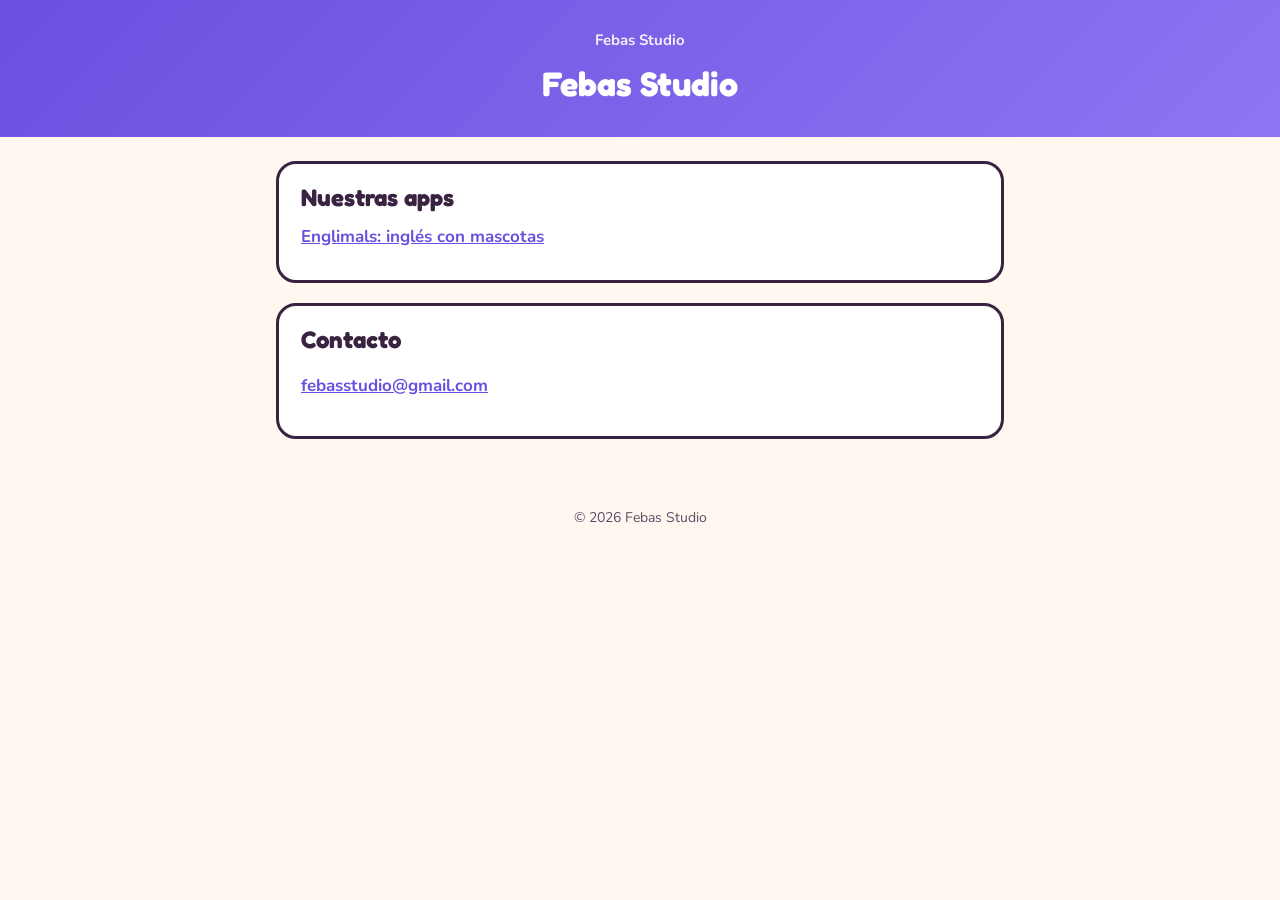
<file: index.html>
<!doctype html>
<html lang="es">
<head>
<meta charset="utf-8">
<meta name="viewport" content="width=device-width, initial-scale=1">
<title>Febas Studio</title>
<link rel="preconnect" href="https://fonts.googleapis.com">
<link rel="stylesheet" href="https://fonts.googleapis.com/css2?family=Fredoka:wght@600&family=Nunito:wght@400;700&display=swap">
<link rel="stylesheet" href="estilo.css">
</head>
<body>
<header>
<a class="estudio" href="index.html">Febas Studio</a>

<h1>Febas Studio</h1>
</header>
<main>

<div class="tarjeta">
<h2>Nuestras apps</h2>
<ul class="enlaces">
<li><a href="englimals/index.html">Englimals: inglés con mascotas</a></li>
</ul>
</div>
<div class="tarjeta">
<h2>Contacto</h2>
<p><a href="mailto:febasstudio@gmail.com">febasstudio@gmail.com</a></p>
</div>
</main>
<footer>© 2026 Febas Studio</footer>
</body>
</html>
</file>
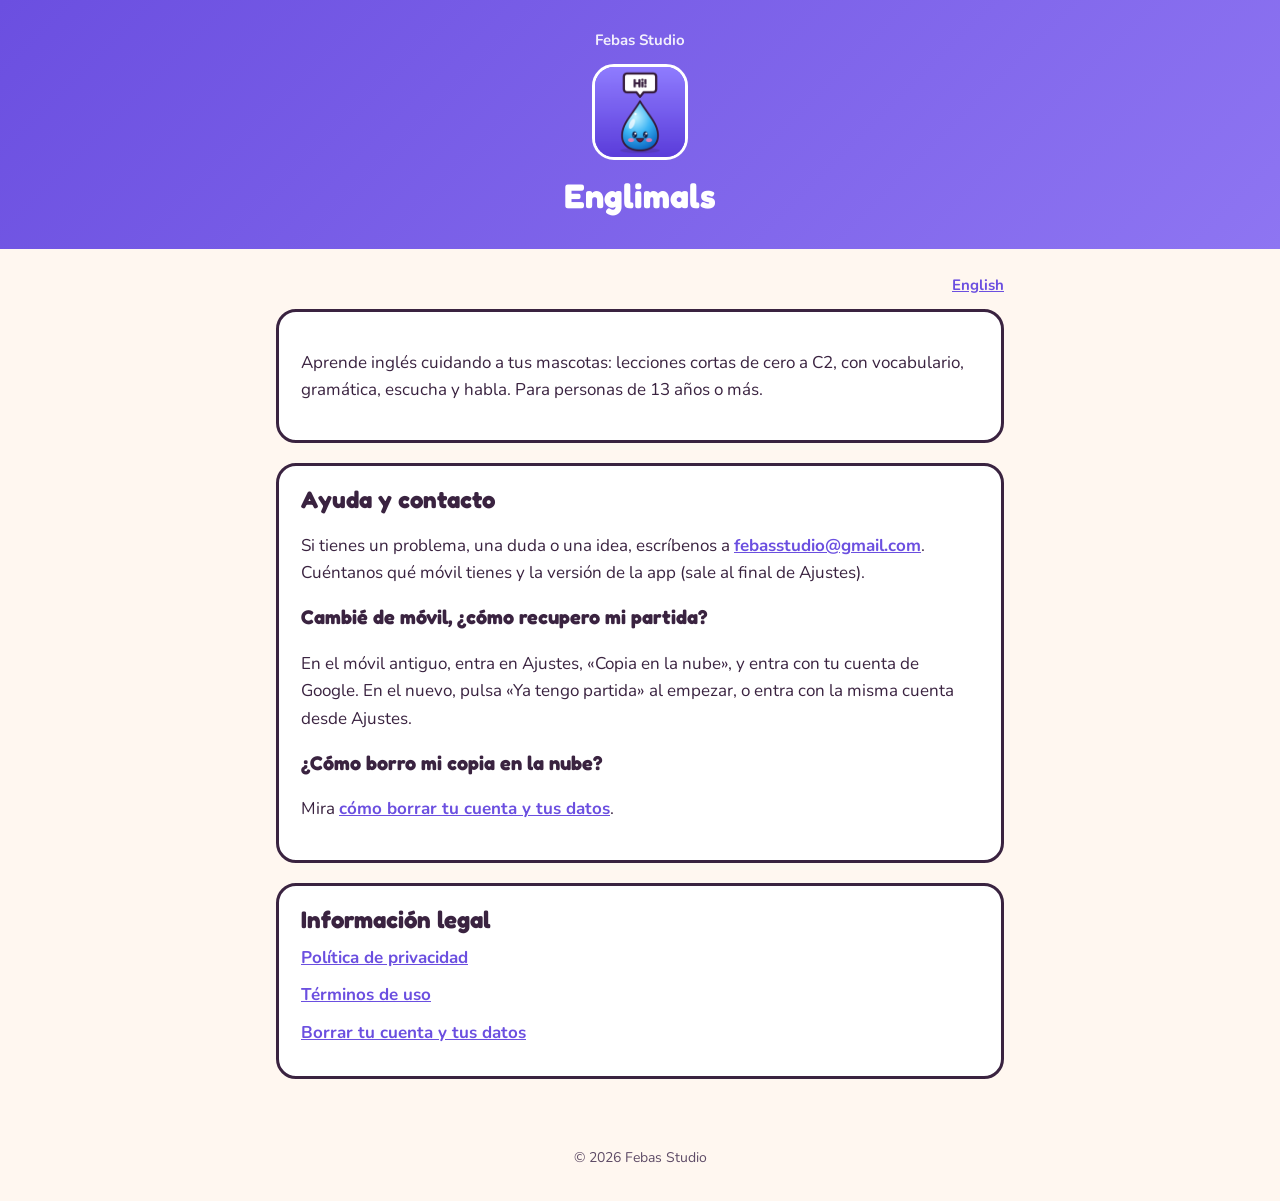
<file: englimals/index.html>
<!doctype html>
<html lang="es">
<head>
<meta charset="utf-8">
<meta name="viewport" content="width=device-width, initial-scale=1">
<title>Englimals: inglés con mascotas</title>
<link rel="preconnect" href="https://fonts.googleapis.com">
<link rel="stylesheet" href="https://fonts.googleapis.com/css2?family=Fredoka:wght@600&family=Nunito:wght@400;700&display=swap">
<link rel="stylesheet" href="../estilo.css">
</head>
<body>
<header>
<a class="estudio" href="../index.html">Febas Studio</a>
<img class="icono" src="../englimals/icono.png" alt="">
<h1>Englimals</h1>
</header>
<main>
<p class="idioma"><a href="en/index.html">English</a></p>
<div class="tarjeta">
<p>Aprende inglés cuidando a tus mascotas: lecciones cortas de cero a C2, con vocabulario, gramática, escucha y habla. Para personas de 13 años o más.</p>
</div>
<div class="tarjeta">
<h2>Ayuda y contacto</h2>
<p>Si tienes un problema, una duda o una idea, escríbenos a <a href="mailto:febasstudio@gmail.com">febasstudio@gmail.com</a>. Cuéntanos qué móvil tienes y la versión de la app (sale al final de Ajustes).</p>
<h3>Cambié de móvil, ¿cómo recupero mi partida?</h3>
<p>En el móvil antiguo, entra en Ajustes, «Copia en la nube», y entra con tu cuenta de Google. En el nuevo, pulsa «Ya tengo partida» al empezar, o entra con la misma cuenta desde Ajustes.</p>
<h3>¿Cómo borro mi copia en la nube?</h3>
<p>Mira <a href="borrar-cuenta.html">cómo borrar tu cuenta y tus datos</a>.</p>
</div>
<div class="tarjeta">
<h2>Información legal</h2>
<ul class="enlaces">
<li><a href="privacidad.html">Política de privacidad</a></li>
<li><a href="terminos.html">Términos de uso</a></li>
<li><a href="borrar-cuenta.html">Borrar tu cuenta y tus datos</a></li>
</ul>
</div>
</main>
<footer>© 2026 Febas Studio</footer>
</body>
</html>
</file>
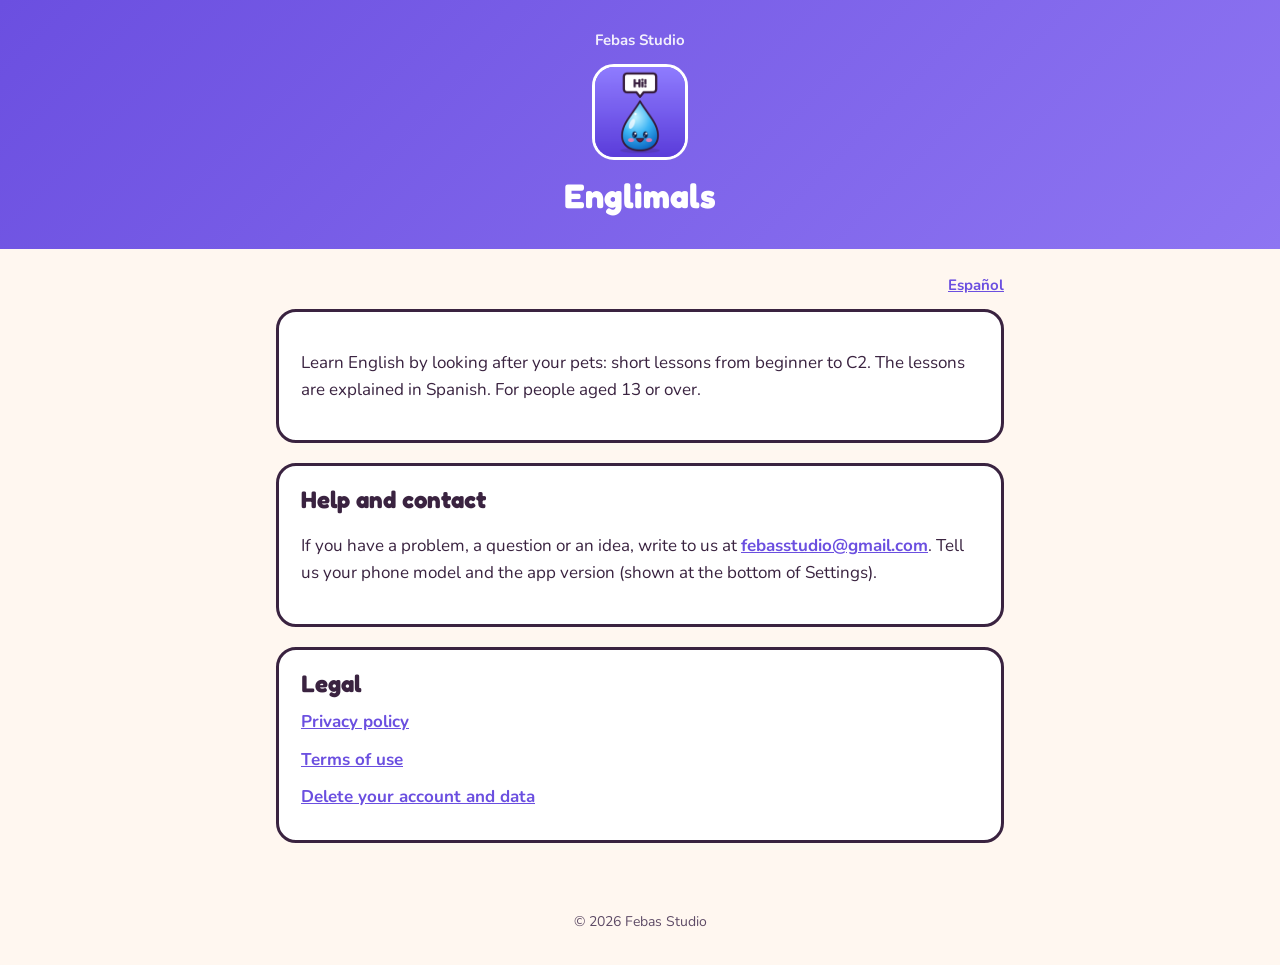
<file: englimals/en/index.html>
<!doctype html>
<html lang="en">
<head>
<meta charset="utf-8">
<meta name="viewport" content="width=device-width, initial-scale=1">
<title>Englimals</title>
<link rel="preconnect" href="https://fonts.googleapis.com">
<link rel="stylesheet" href="https://fonts.googleapis.com/css2?family=Fredoka:wght@600&family=Nunito:wght@400;700&display=swap">
<link rel="stylesheet" href="../../estilo.css">
</head>
<body>
<header>
<a class="estudio" href="../../index.html">Febas Studio</a>
<img class="icono" src="../../englimals/icono.png" alt="">
<h1>Englimals</h1>
</header>
<main>
<p class="idioma"><a href="../index.html">Español</a></p>
<div class="tarjeta">
<p>Learn English by looking after your pets: short lessons from beginner to C2. The lessons are explained in Spanish. For people aged 13 or over.</p>
</div>
<div class="tarjeta">
<h2>Help and contact</h2>
<p>If you have a problem, a question or an idea, write to us at <a href="mailto:febasstudio@gmail.com">febasstudio@gmail.com</a>. Tell us your phone model and the app version (shown at the bottom of Settings).</p>
</div>
<div class="tarjeta">
<h2>Legal</h2>
<ul class="enlaces">
<li><a href="privacy.html">Privacy policy</a></li>
<li><a href="terms.html">Terms of use</a></li>
<li><a href="delete-account.html">Delete your account and data</a></li>
</ul>
</div>
</main>
<footer>© 2026 Febas Studio</footer>
</body>
</html>
</file>
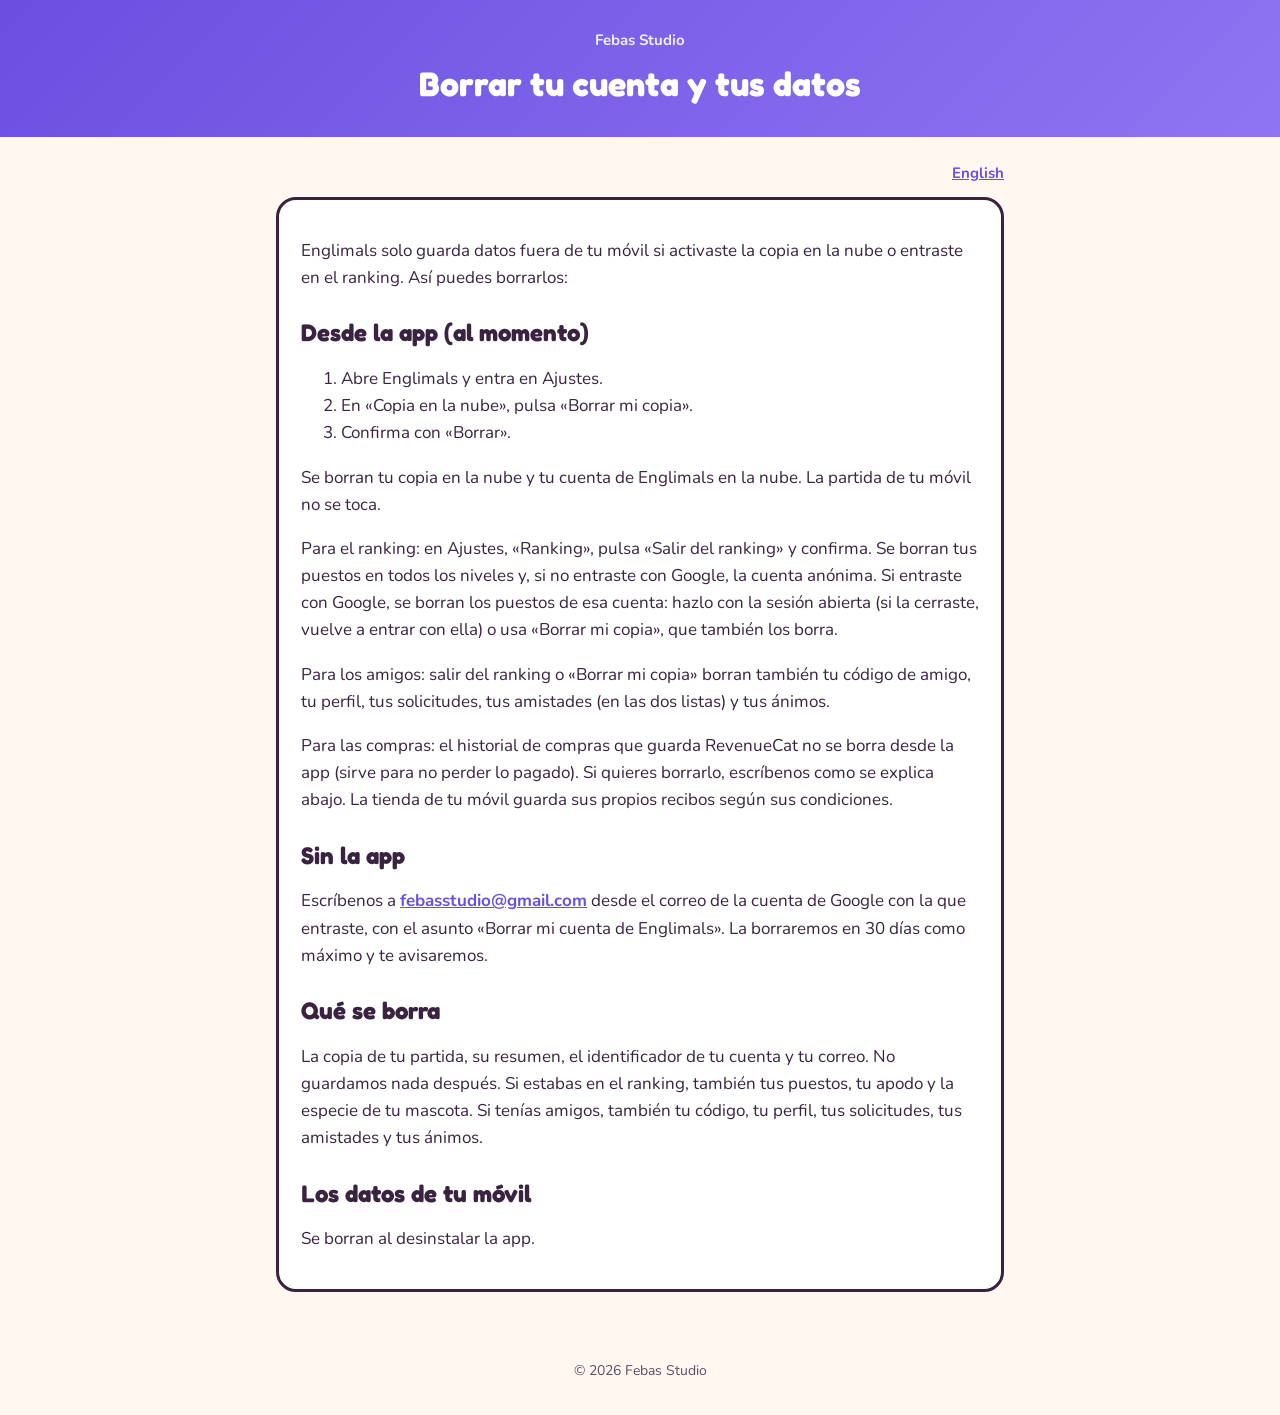
<file: englimals/borrar-cuenta.html>
<!doctype html>
<html lang="es">
<head>
<meta charset="utf-8">
<meta name="viewport" content="width=device-width, initial-scale=1">
<title>Borrar tu cuenta · Englimals</title>
<link rel="preconnect" href="https://fonts.googleapis.com">
<link rel="stylesheet" href="https://fonts.googleapis.com/css2?family=Fredoka:wght@600&family=Nunito:wght@400;700&display=swap">
<link rel="stylesheet" href="../estilo.css">
</head>
<body>
<header>
<a class="estudio" href="../index.html">Febas Studio</a>

<h1>Borrar tu cuenta y tus datos</h1>
</header>
<main>
<p class="idioma"><a href="en/delete-account.html">English</a></p>
<div class="tarjeta">
<p>Englimals solo guarda datos fuera de tu móvil si activaste la copia en la nube o entraste en el ranking. Así puedes borrarlos:</p>
<h2>Desde la app (al momento)</h2>
<ol>
<li>Abre Englimals y entra en Ajustes.</li>
<li>En «Copia en la nube», pulsa «Borrar mi copia».</li>
<li>Confirma con «Borrar».</li>
</ol>
<p>Se borran tu copia en la nube y tu cuenta de Englimals en la nube. La partida de tu móvil no se toca.</p>
<p>Para el ranking: en Ajustes, «Ranking», pulsa «Salir del ranking» y confirma. Se borran tus puestos en todos los niveles y, si no entraste con Google, la cuenta anónima. Si entraste con Google, se borran los puestos de esa cuenta: hazlo con la sesión abierta (si la cerraste, vuelve a entrar con ella) o usa «Borrar mi copia», que también los borra.</p>
<p>Para los amigos: salir del ranking o «Borrar mi copia» borran también tu código de amigo, tu perfil, tus solicitudes, tus amistades (en las dos listas) y tus ánimos.</p>
<p>Para las compras: el historial de compras que guarda RevenueCat no se borra desde la app (sirve para no perder lo pagado). Si quieres borrarlo, escríbenos como se explica abajo. La tienda de tu móvil guarda sus propios recibos según sus condiciones.</p>
<h2>Sin la app</h2>
<p>Escríbenos a <a href="mailto:febasstudio@gmail.com">febasstudio@gmail.com</a> desde el correo de la cuenta de Google con la que entraste, con el asunto «Borrar mi cuenta de Englimals». La borraremos en 30 días como máximo y te avisaremos.</p>
<h2>Qué se borra</h2>
<p>La copia de tu partida, su resumen, el identificador de tu cuenta y tu correo. No guardamos nada después. Si estabas en el ranking, también tus puestos, tu apodo y la especie de tu mascota. Si tenías amigos, también tu código, tu perfil, tus solicitudes, tus amistades y tus ánimos.</p>
<h2>Los datos de tu móvil</h2>
<p>Se borran al desinstalar la app.</p>
</div>
</main>
<footer>© 2026 Febas Studio</footer>
</body>
</html>
</file>
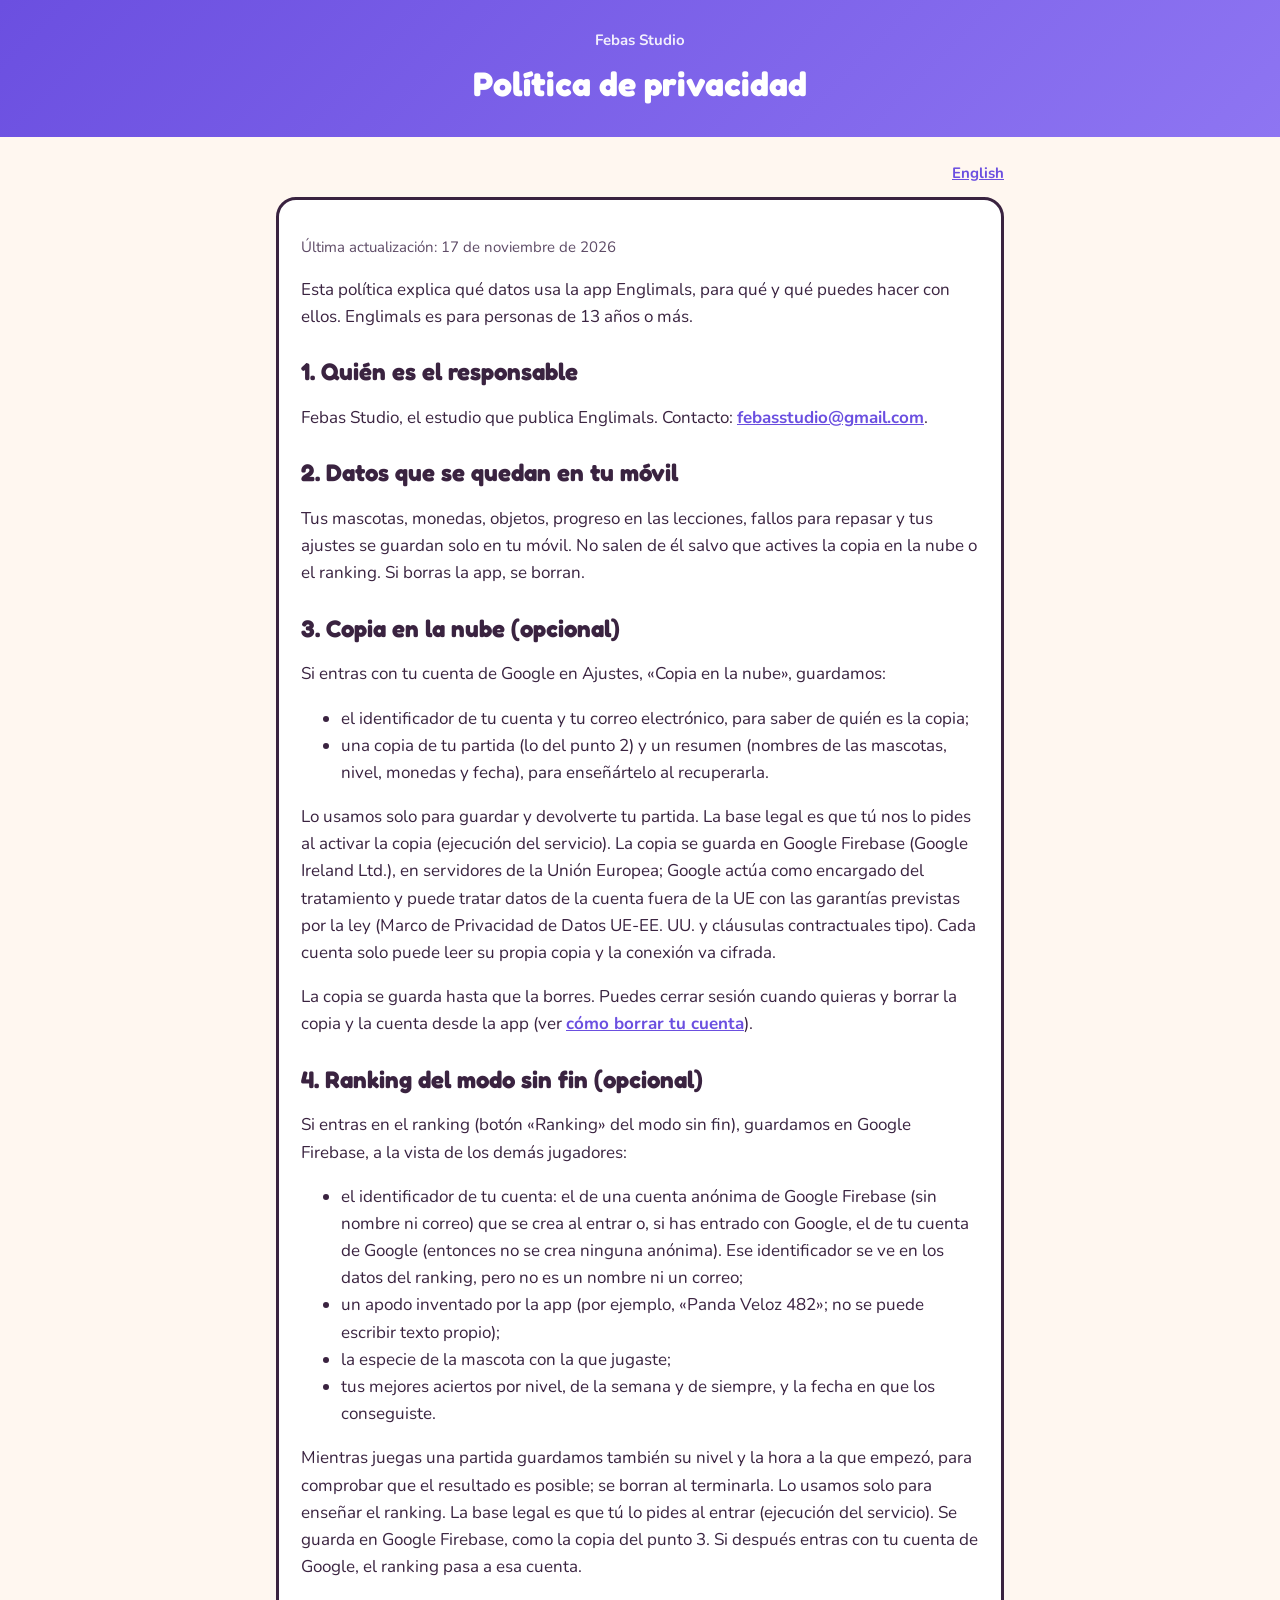
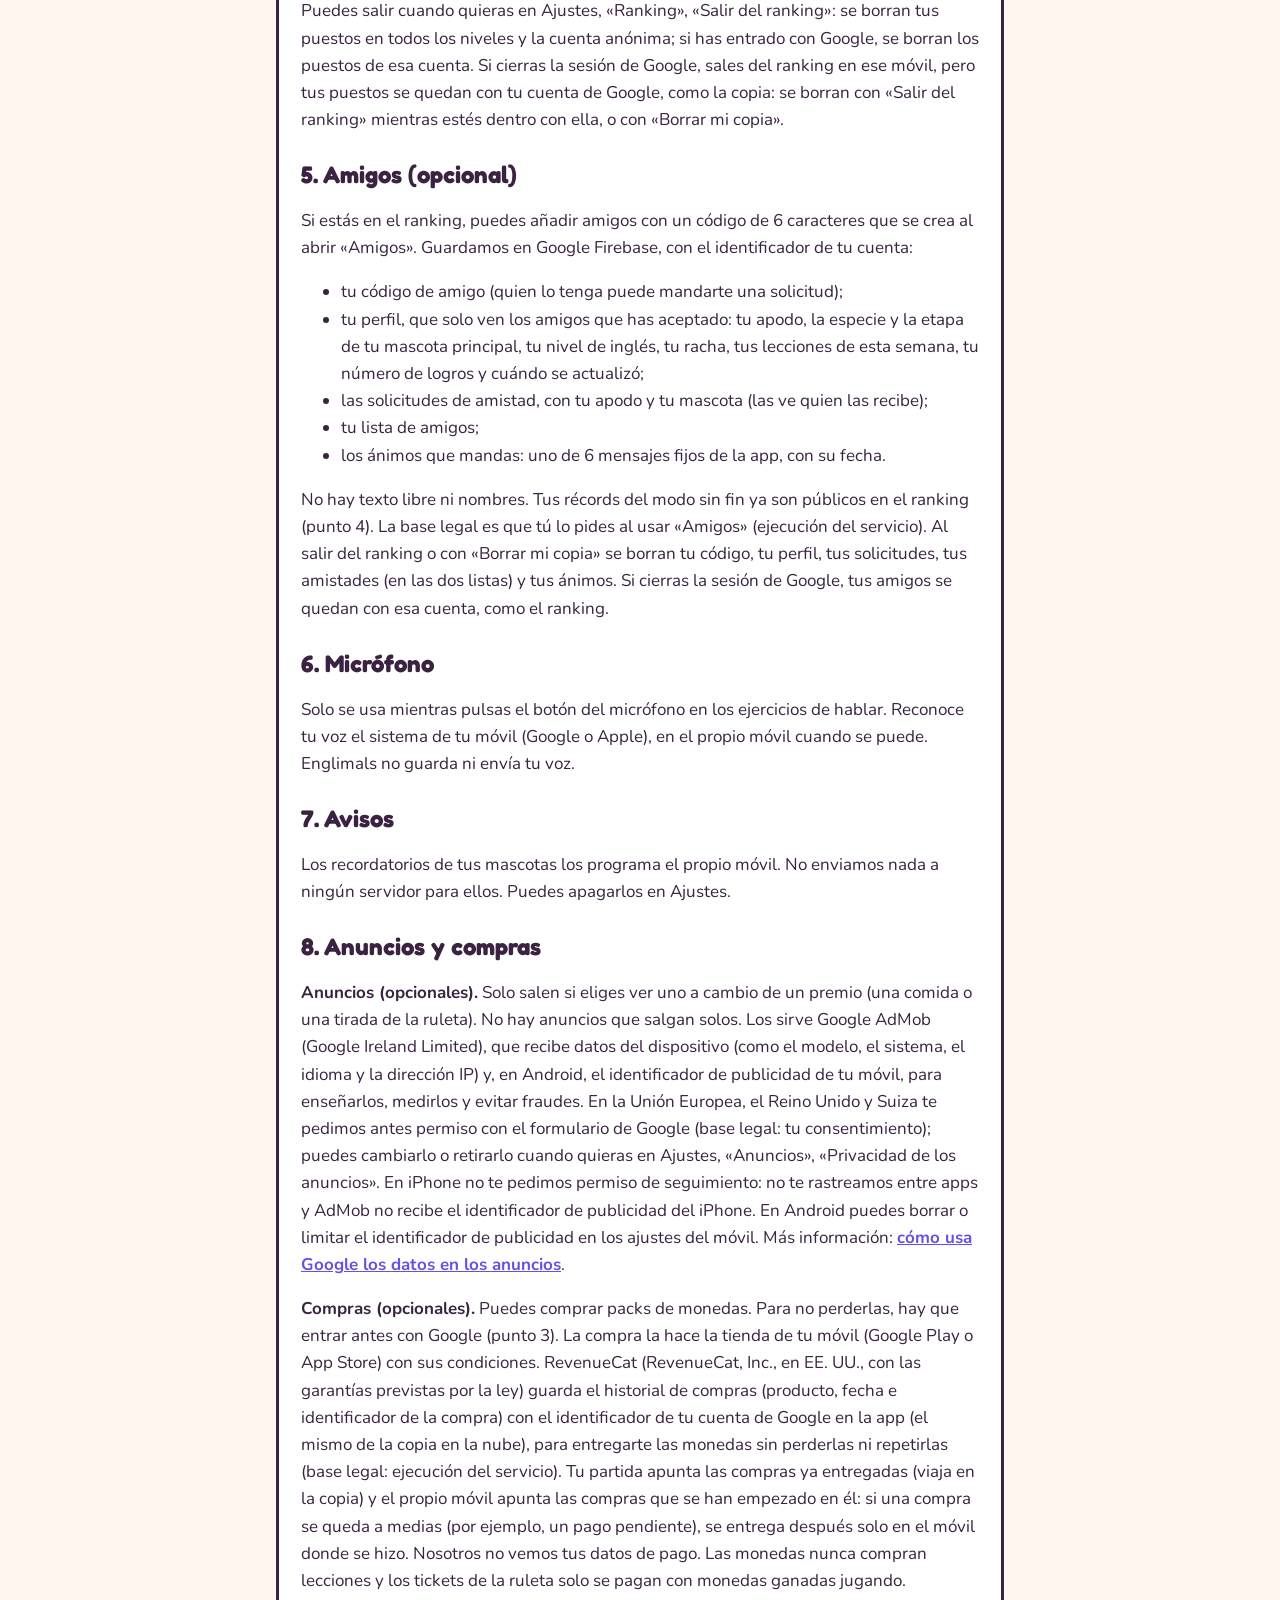
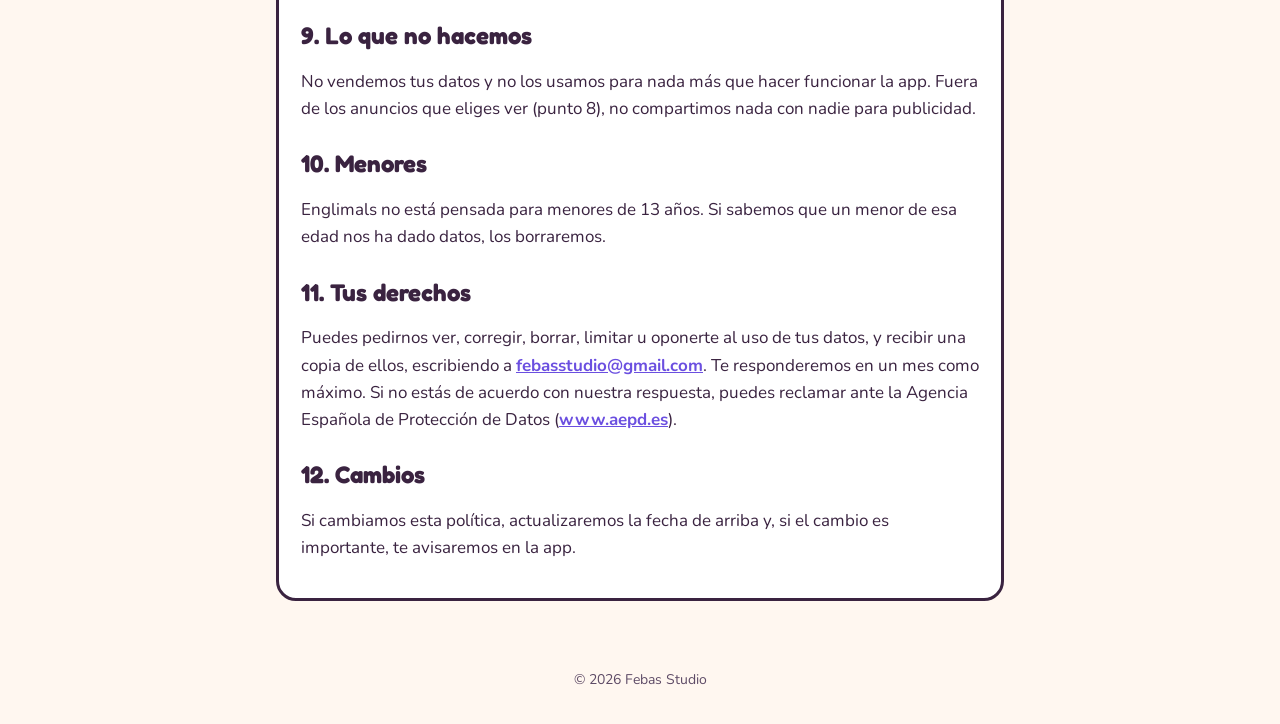
<file: englimals/privacidad.html>
<!doctype html>
<html lang="es">
<head>
<meta charset="utf-8">
<meta name="viewport" content="width=device-width, initial-scale=1">
<title>Política de privacidad · Englimals</title>
<link rel="preconnect" href="https://fonts.googleapis.com">
<link rel="stylesheet" href="https://fonts.googleapis.com/css2?family=Fredoka:wght@600&family=Nunito:wght@400;700&display=swap">
<link rel="stylesheet" href="../estilo.css">
</head>
<body>
<header>
<a class="estudio" href="../index.html">Febas Studio</a>

<h1>Política de privacidad</h1>
</header>
<main>
<p class="idioma"><a href="en/privacy.html">English</a></p>
<div class="tarjeta">
<p class="fecha">Última actualización: 17 de noviembre de 2026</p>
<p>Esta política explica qué datos usa la app Englimals, para qué y qué puedes hacer con ellos. Englimals es para personas de 13 años o más.</p>

<h2>1. Quién es el responsable</h2>
<p>Febas Studio, el estudio que publica Englimals. Contacto: <a href="mailto:febasstudio@gmail.com">febasstudio@gmail.com</a>.</p>

<h2>2. Datos que se quedan en tu móvil</h2>
<p>Tus mascotas, monedas, objetos, progreso en las lecciones, fallos para repasar y tus ajustes se guardan solo en tu móvil. No salen de él salvo que actives la copia en la nube o el ranking. Si borras la app, se borran.</p>

<h2>3. Copia en la nube (opcional)</h2>
<p>Si entras con tu cuenta de Google en Ajustes, «Copia en la nube», guardamos:</p>
<ul>
<li>el identificador de tu cuenta y tu correo electrónico, para saber de quién es la copia;</li>
<li>una copia de tu partida (lo del punto 2) y un resumen (nombres de las mascotas, nivel, monedas y fecha), para enseñártelo al recuperarla.</li>
</ul>
<p>Lo usamos solo para guardar y devolverte tu partida. La base legal es que tú nos lo pides al activar la copia (ejecución del servicio). La copia se guarda en Google Firebase (Google Ireland Ltd.), en servidores de la Unión Europea; Google actúa como encargado del tratamiento y puede tratar datos de la cuenta fuera de la UE con las garantías previstas por la ley (Marco de Privacidad de Datos UE-EE. UU. y cláusulas contractuales tipo). Cada cuenta solo puede leer su propia copia y la conexión va cifrada.</p>
<p>La copia se guarda hasta que la borres. Puedes cerrar sesión cuando quieras y borrar la copia y la cuenta desde la app (ver <a href="borrar-cuenta.html">cómo borrar tu cuenta</a>).</p>

<h2>4. Ranking del modo sin fin (opcional)</h2>
<p>Si entras en el ranking (botón «Ranking» del modo sin fin), guardamos en Google Firebase, a la vista de los demás jugadores:</p>
<ul>
<li>el identificador de tu cuenta: el de una cuenta anónima de Google Firebase (sin nombre ni correo) que se crea al entrar o, si has entrado con Google, el de tu cuenta de Google (entonces no se crea ninguna anónima). Ese identificador se ve en los datos del ranking, pero no es un nombre ni un correo;</li>
<li>un apodo inventado por la app (por ejemplo, «Panda Veloz 482»; no se puede escribir texto propio);</li>
<li>la especie de la mascota con la que jugaste;</li>
<li>tus mejores aciertos por nivel, de la semana y de siempre, y la fecha en que los conseguiste.</li>
</ul>
<p>Mientras juegas una partida guardamos también su nivel y la hora a la que empezó, para comprobar que el resultado es posible; se borran al terminarla. Lo usamos solo para enseñar el ranking. La base legal es que tú lo pides al entrar (ejecución del servicio). Se guarda en Google Firebase, como la copia del punto 3. Si después entras con tu cuenta de Google, el ranking pasa a esa cuenta.</p>
<p>Puedes salir cuando quieras en Ajustes, «Ranking», «Salir del ranking»: se borran tus puestos en todos los niveles y la cuenta anónima; si has entrado con Google, se borran los puestos de esa cuenta. Si cierras la sesión de Google, sales del ranking en ese móvil, pero tus puestos se quedan con tu cuenta de Google, como la copia: se borran con «Salir del ranking» mientras estés dentro con ella, o con «Borrar mi copia».</p>

<h2>5. Amigos (opcional)</h2>
<p>Si estás en el ranking, puedes añadir amigos con un código de 6 caracteres que se crea al abrir «Amigos». Guardamos en Google Firebase, con el identificador de tu cuenta:</p>
<ul>
<li>tu código de amigo (quien lo tenga puede mandarte una solicitud);</li>
<li>tu perfil, que solo ven los amigos que has aceptado: tu apodo, la especie y la etapa de tu mascota principal, tu nivel de inglés, tu racha, tus lecciones de esta semana, tu número de logros y cuándo se actualizó;</li>
<li>las solicitudes de amistad, con tu apodo y tu mascota (las ve quien las recibe);</li>
<li>tu lista de amigos;</li>
<li>los ánimos que mandas: uno de 6 mensajes fijos de la app, con su fecha.</li>
</ul>
<p>No hay texto libre ni nombres. Tus récords del modo sin fin ya son públicos en el ranking (punto 4). La base legal es que tú lo pides al usar «Amigos» (ejecución del servicio). Al salir del ranking o con «Borrar mi copia» se borran tu código, tu perfil, tus solicitudes, tus amistades (en las dos listas) y tus ánimos. Si cierras la sesión de Google, tus amigos se quedan con esa cuenta, como el ranking.</p>
<h2>6. Micrófono</h2>
<p>Solo se usa mientras pulsas el botón del micrófono en los ejercicios de hablar. Reconoce tu voz el sistema de tu móvil (Google o Apple), en el propio móvil cuando se puede. Englimals no guarda ni envía tu voz.</p>

<h2>7. Avisos</h2>
<p>Los recordatorios de tus mascotas los programa el propio móvil. No enviamos nada a ningún servidor para ellos. Puedes apagarlos en Ajustes.</p>

<h2>8. Anuncios y compras</h2>
<p><strong>Anuncios (opcionales).</strong> Solo salen si eliges ver uno a cambio de un premio (una comida o una tirada de la ruleta). No hay anuncios que salgan solos. Los sirve Google AdMob (Google Ireland Limited), que recibe datos del dispositivo (como el modelo, el sistema, el idioma y la dirección IP) y, en Android, el identificador de publicidad de tu móvil, para enseñarlos, medirlos y evitar fraudes. En la Unión Europea, el Reino Unido y Suiza te pedimos antes permiso con el formulario de Google (base legal: tu consentimiento); puedes cambiarlo o retirarlo cuando quieras en Ajustes, «Anuncios», «Privacidad de los anuncios». En iPhone no te pedimos permiso de seguimiento: no te rastreamos entre apps y AdMob no recibe el identificador de publicidad del iPhone. En Android puedes borrar o limitar el identificador de publicidad en los ajustes del móvil. Más información: <a href="https://policies.google.com/technologies/ads">cómo usa Google los datos en los anuncios</a>.</p>
<p><strong>Compras (opcionales).</strong> Puedes comprar packs de monedas. Para no perderlas, hay que entrar antes con Google (punto 3). La compra la hace la tienda de tu móvil (Google Play o App Store) con sus condiciones. RevenueCat (RevenueCat, Inc., en EE. UU., con las garantías previstas por la ley) guarda el historial de compras (producto, fecha e identificador de la compra) con el identificador de tu cuenta de Google en la app (el mismo de la copia en la nube), para entregarte las monedas sin perderlas ni repetirlas (base legal: ejecución del servicio). Tu partida apunta las compras ya entregadas (viaja en la copia) y el propio móvil apunta las compras que se han empezado en él: si una compra se queda a medias (por ejemplo, un pago pendiente), se entrega después solo en el móvil donde se hizo. Nosotros no vemos tus datos de pago. Las monedas nunca compran lecciones y los tickets de la ruleta solo se pagan con monedas ganadas jugando.</p>

<h2>9. Lo que no hacemos</h2>
<p>No vendemos tus datos y no los usamos para nada más que hacer funcionar la app. Fuera de los anuncios que eliges ver (punto 8), no compartimos nada con nadie para publicidad.</p>

<h2>10. Menores</h2>
<p>Englimals no está pensada para menores de 13 años. Si sabemos que un menor de esa edad nos ha dado datos, los borraremos.</p>

<h2>11. Tus derechos</h2>
<p>Puedes pedirnos ver, corregir, borrar, limitar u oponerte al uso de tus datos, y recibir una copia de ellos, escribiendo a <a href="mailto:febasstudio@gmail.com">febasstudio@gmail.com</a>. Te responderemos en un mes como máximo. Si no estás de acuerdo con nuestra respuesta, puedes reclamar ante la Agencia Española de Protección de Datos (<a href="https://www.aepd.es">www.aepd.es</a>).</p>

<h2>12. Cambios</h2>
<p>Si cambiamos esta política, actualizaremos la fecha de arriba y, si el cambio es importante, te avisaremos en la app.</p>
</div>
</main>
<footer>© 2026 Febas Studio</footer>
</body>
</html>
</file>
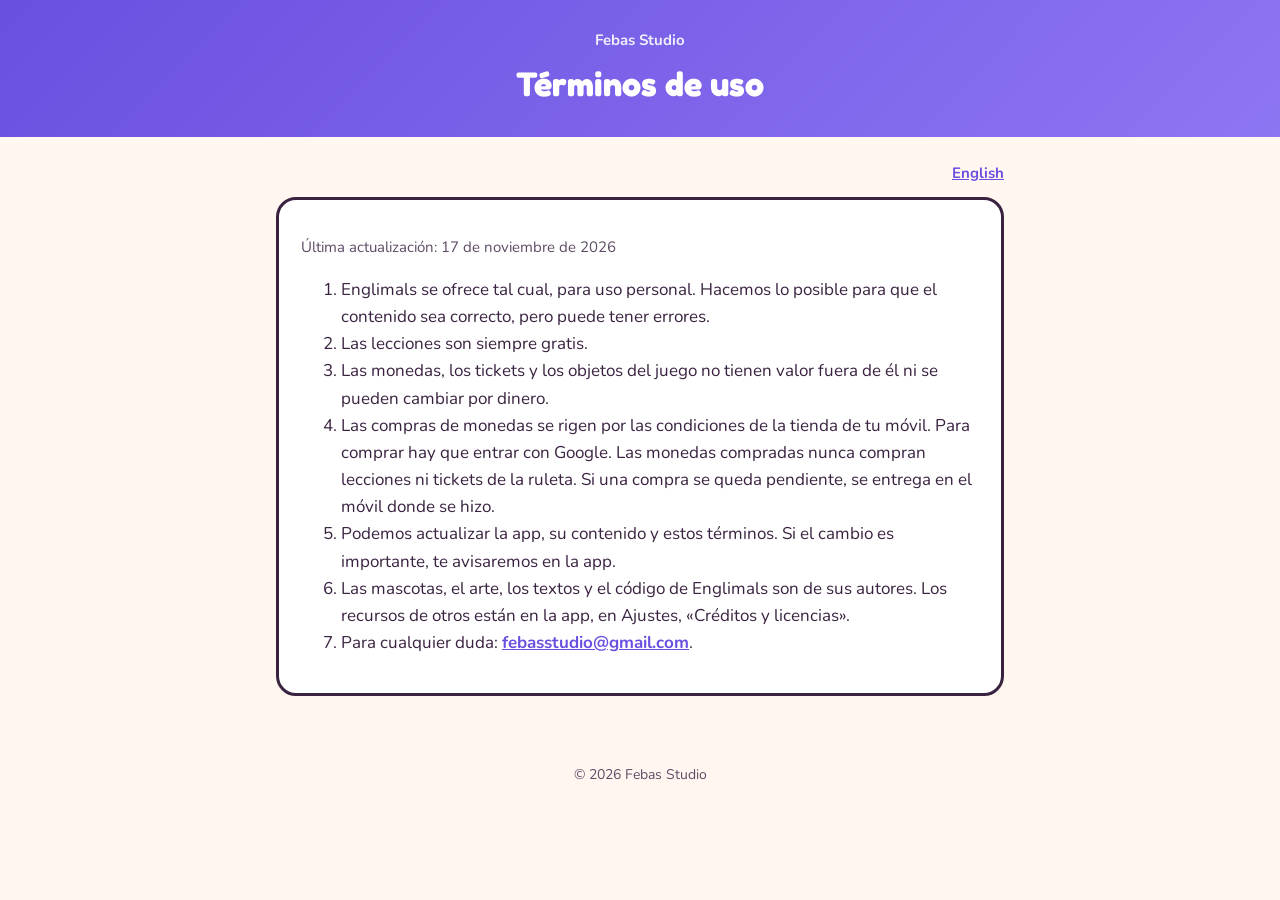
<file: englimals/terminos.html>
<!doctype html>
<html lang="es">
<head>
<meta charset="utf-8">
<meta name="viewport" content="width=device-width, initial-scale=1">
<title>Términos de uso · Englimals</title>
<link rel="preconnect" href="https://fonts.googleapis.com">
<link rel="stylesheet" href="https://fonts.googleapis.com/css2?family=Fredoka:wght@600&family=Nunito:wght@400;700&display=swap">
<link rel="stylesheet" href="../estilo.css">
</head>
<body>
<header>
<a class="estudio" href="../index.html">Febas Studio</a>

<h1>Términos de uso</h1>
</header>
<main>
<p class="idioma"><a href="en/terms.html">English</a></p>
<div class="tarjeta">
<p class="fecha">Última actualización: 17 de noviembre de 2026</p>
<ol>
<li>Englimals se ofrece tal cual, para uso personal. Hacemos lo posible para que el contenido sea correcto, pero puede tener errores.</li>
<li>Las lecciones son siempre gratis.</li>
<li>Las monedas, los tickets y los objetos del juego no tienen valor fuera de él ni se pueden cambiar por dinero.</li>
<li>Las compras de monedas se rigen por las condiciones de la tienda de tu móvil. Para comprar hay que entrar con Google. Las monedas compradas nunca compran lecciones ni tickets de la ruleta. Si una compra se queda pendiente, se entrega en el móvil donde se hizo.</li>
<li>Podemos actualizar la app, su contenido y estos términos. Si el cambio es importante, te avisaremos en la app.</li>
<li>Las mascotas, el arte, los textos y el código de Englimals son de sus autores. Los recursos de otros están en la app, en Ajustes, «Créditos y licencias».</li>
<li>Para cualquier duda: <a href="mailto:febasstudio@gmail.com">febasstudio@gmail.com</a>.</li>
</ol>
</div>
</main>
<footer>© 2026 Febas Studio</footer>
</body>
</html>
</file>
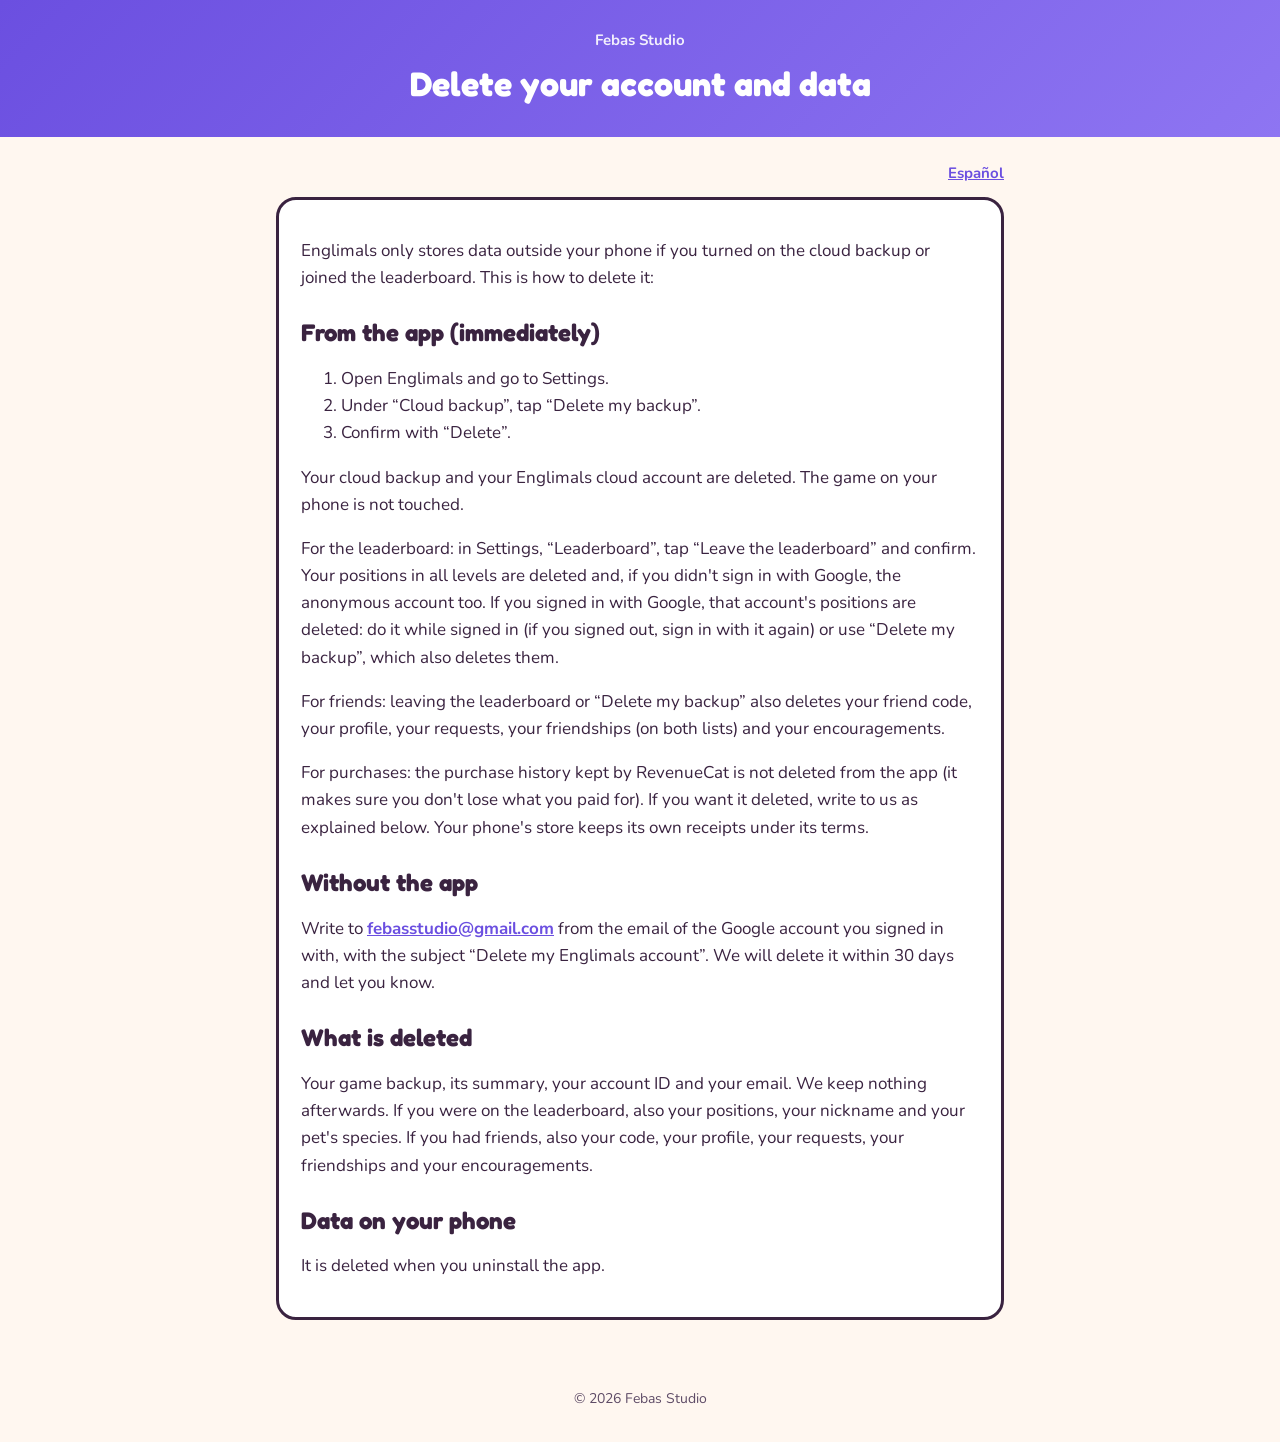
<file: englimals/en/delete-account.html>
<!doctype html>
<html lang="en">
<head>
<meta charset="utf-8">
<meta name="viewport" content="width=device-width, initial-scale=1">
<title>Delete your account · Englimals</title>
<link rel="preconnect" href="https://fonts.googleapis.com">
<link rel="stylesheet" href="https://fonts.googleapis.com/css2?family=Fredoka:wght@600&family=Nunito:wght@400;700&display=swap">
<link rel="stylesheet" href="../../estilo.css">
</head>
<body>
<header>
<a class="estudio" href="../../index.html">Febas Studio</a>

<h1>Delete your account and data</h1>
</header>
<main>
<p class="idioma"><a href="../borrar-cuenta.html">Español</a></p>
<div class="tarjeta">
<p>Englimals only stores data outside your phone if you turned on the cloud backup or joined the leaderboard. This is how to delete it:</p>
<h2>From the app (immediately)</h2>
<ol>
<li>Open Englimals and go to Settings.</li>
<li>Under “Cloud backup”, tap “Delete my backup”.</li>
<li>Confirm with “Delete”.</li>
</ol>
<p>Your cloud backup and your Englimals cloud account are deleted. The game on your phone is not touched.</p>
<p>For the leaderboard: in Settings, “Leaderboard”, tap “Leave the leaderboard” and confirm. Your positions in all levels are deleted and, if you didn't sign in with Google, the anonymous account too. If you signed in with Google, that account's positions are deleted: do it while signed in (if you signed out, sign in with it again) or use “Delete my backup”, which also deletes them.</p>
<p>For friends: leaving the leaderboard or “Delete my backup” also deletes your friend code, your profile, your requests, your friendships (on both lists) and your encouragements.</p>
<p>For purchases: the purchase history kept by RevenueCat is not deleted from the app (it makes sure you don't lose what you paid for). If you want it deleted, write to us as explained below. Your phone's store keeps its own receipts under its terms.</p>
<h2>Without the app</h2>
<p>Write to <a href="mailto:febasstudio@gmail.com">febasstudio@gmail.com</a> from the email of the Google account you signed in with, with the subject “Delete my Englimals account”. We will delete it within 30 days and let you know.</p>
<h2>What is deleted</h2>
<p>Your game backup, its summary, your account ID and your email. We keep nothing afterwards. If you were on the leaderboard, also your positions, your nickname and your pet's species. If you had friends, also your code, your profile, your requests, your friendships and your encouragements.</p>
<h2>Data on your phone</h2>
<p>It is deleted when you uninstall the app.</p>
</div>
</main>
<footer>© 2026 Febas Studio</footer>
</body>
</html>
</file>
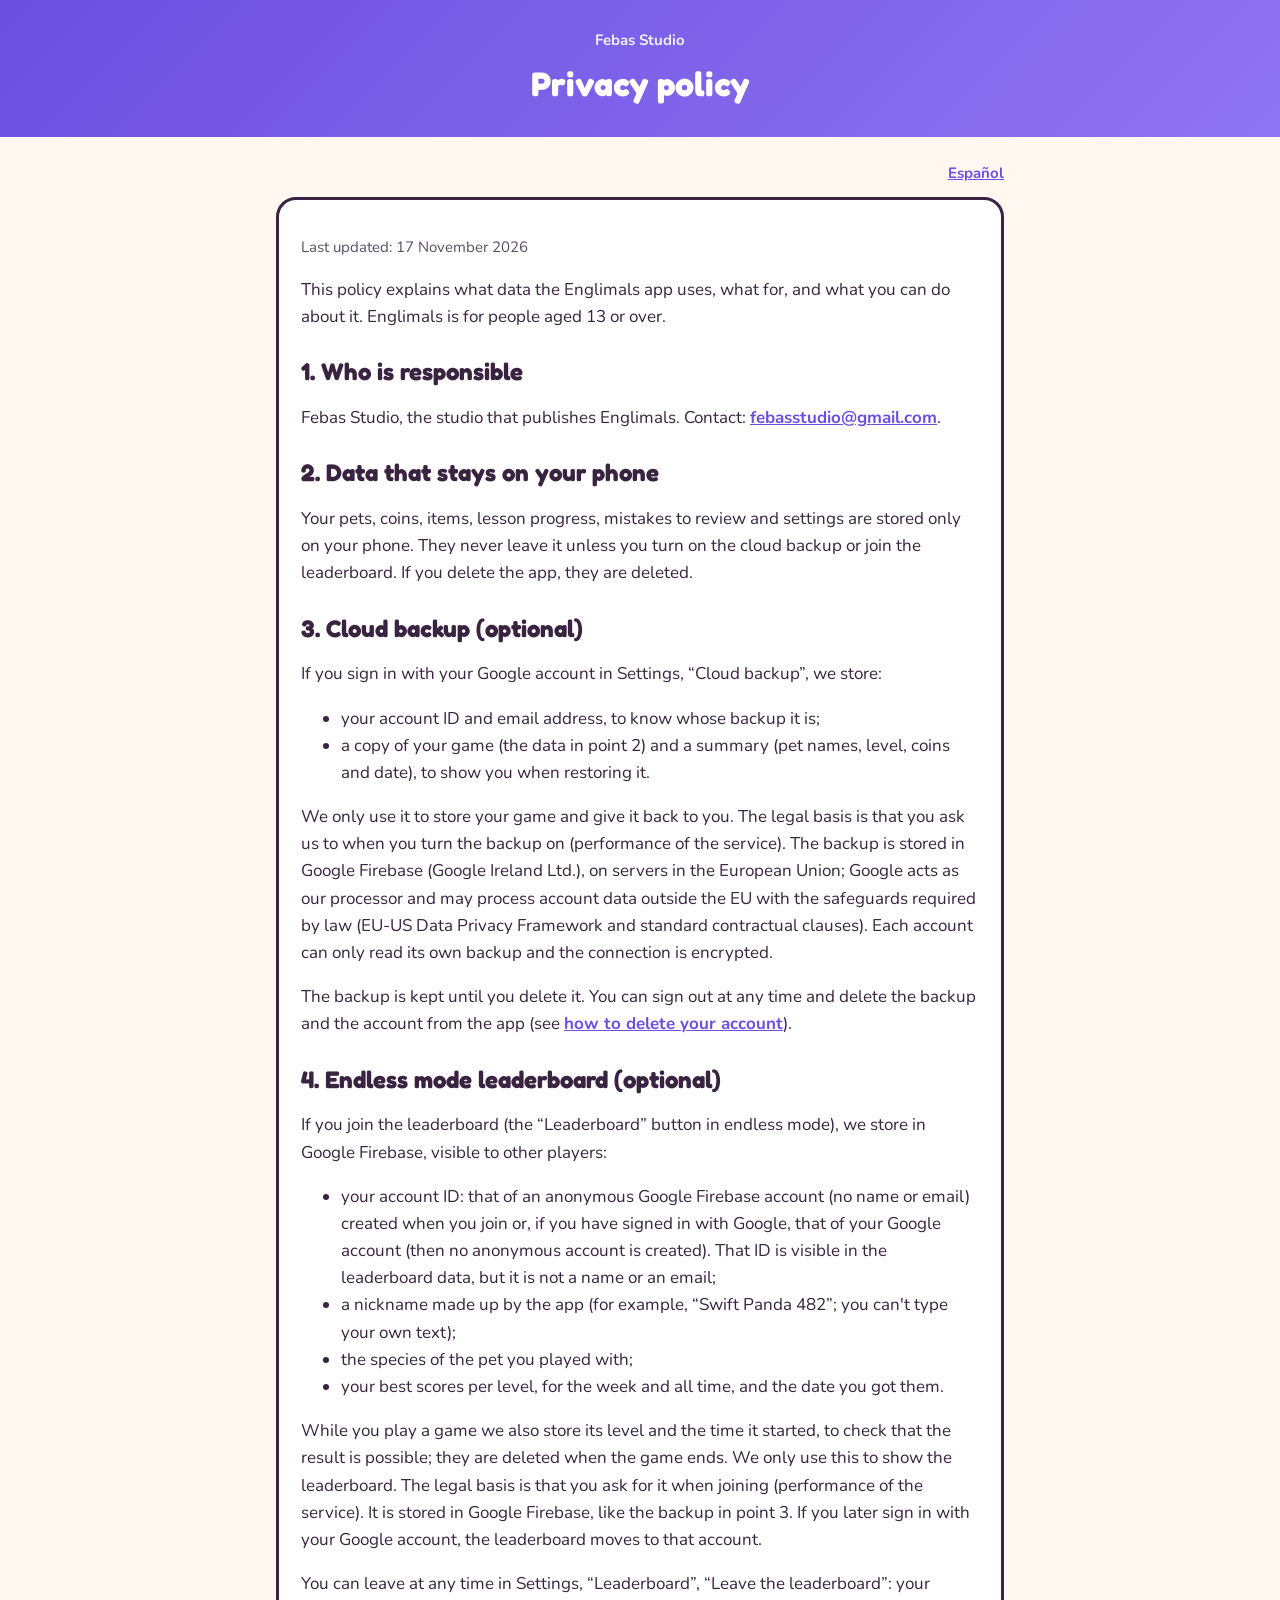
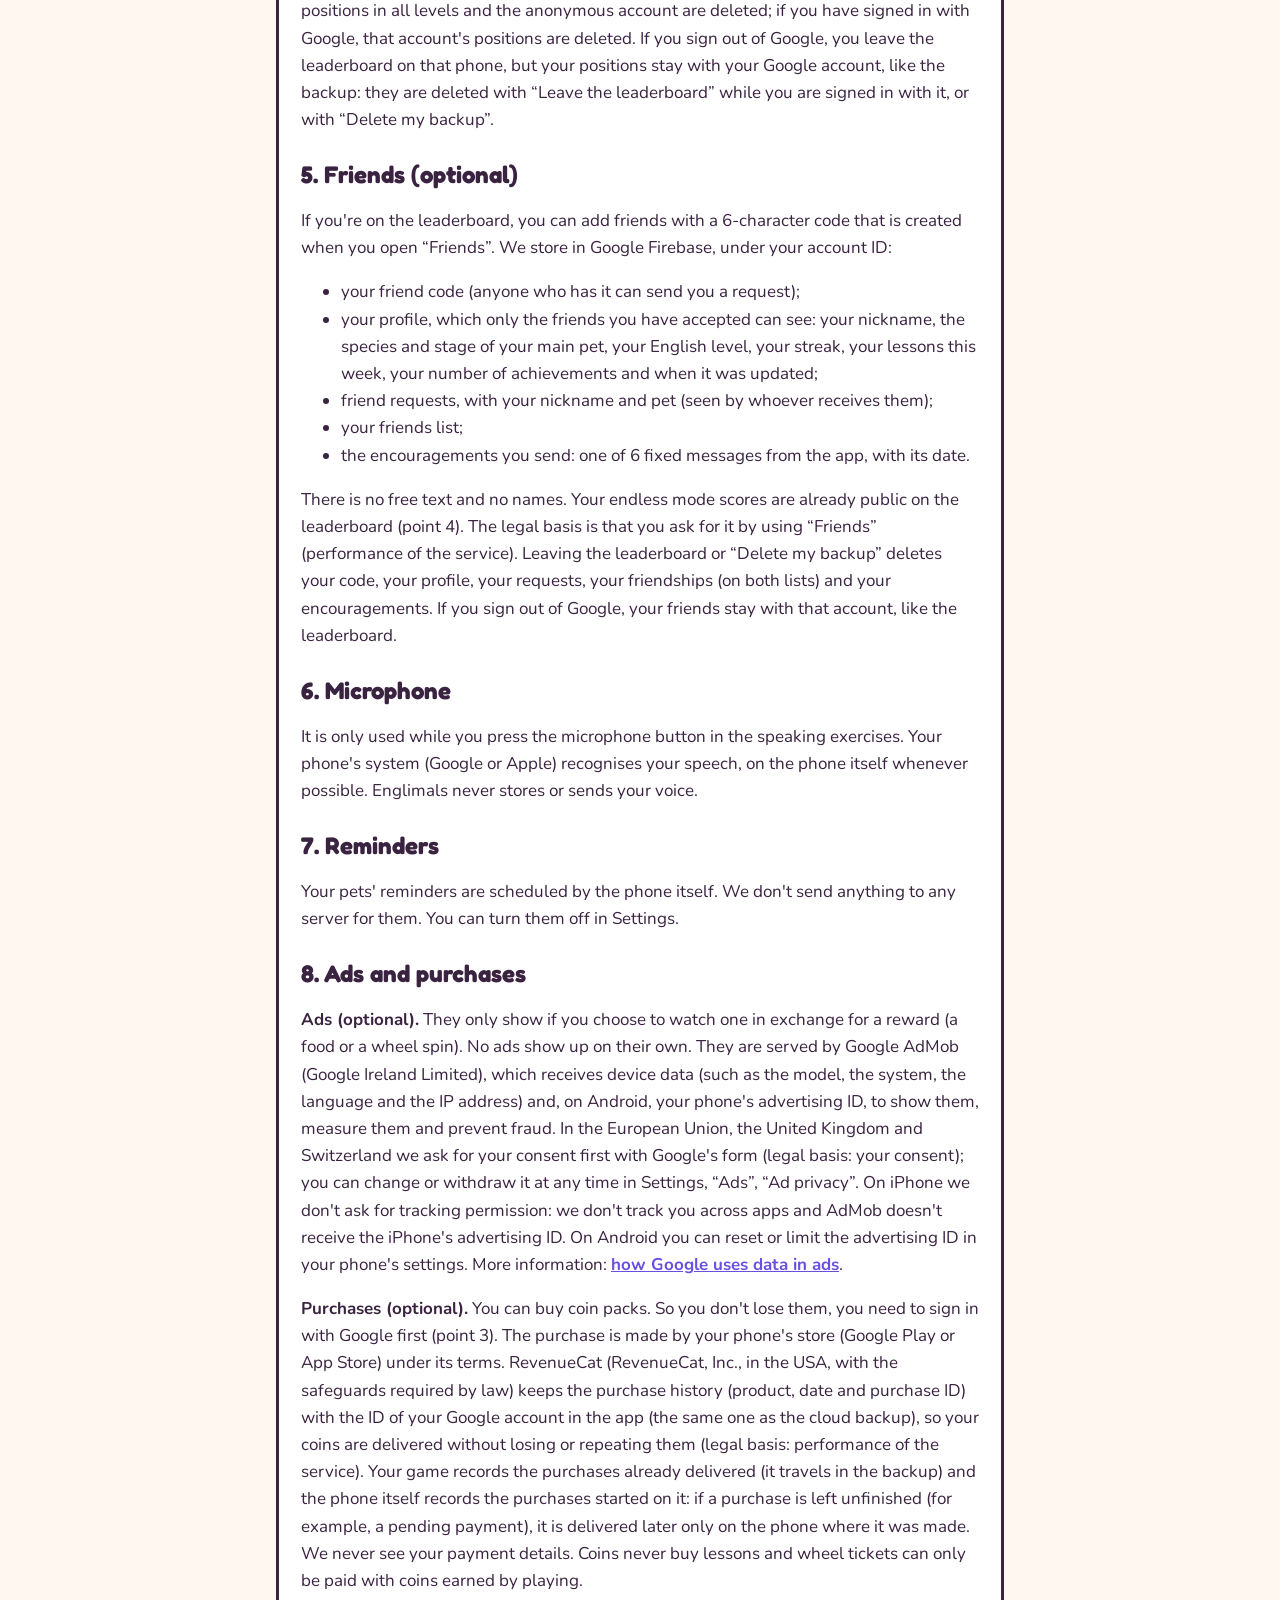
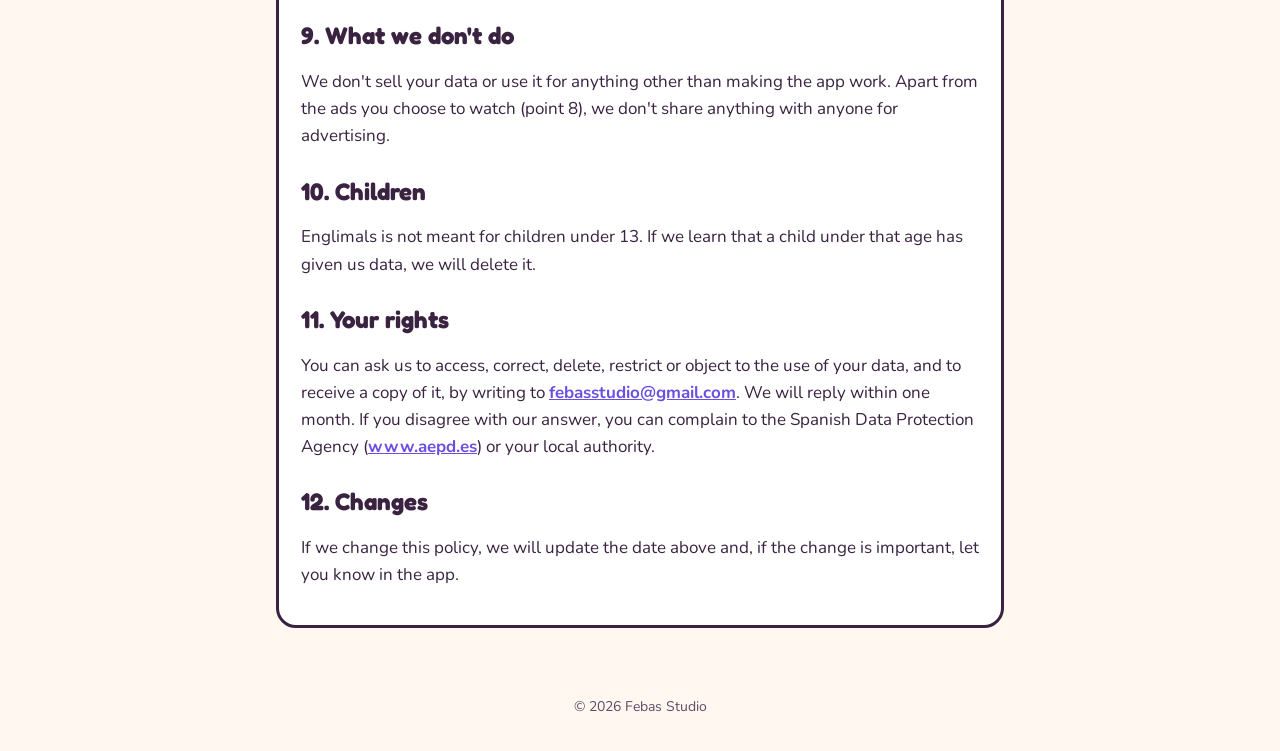
<file: englimals/en/privacy.html>
<!doctype html>
<html lang="en">
<head>
<meta charset="utf-8">
<meta name="viewport" content="width=device-width, initial-scale=1">
<title>Privacy policy · Englimals</title>
<link rel="preconnect" href="https://fonts.googleapis.com">
<link rel="stylesheet" href="https://fonts.googleapis.com/css2?family=Fredoka:wght@600&family=Nunito:wght@400;700&display=swap">
<link rel="stylesheet" href="../../estilo.css">
</head>
<body>
<header>
<a class="estudio" href="../../index.html">Febas Studio</a>

<h1>Privacy policy</h1>
</header>
<main>
<p class="idioma"><a href="../privacidad.html">Español</a></p>
<div class="tarjeta">
<p class="fecha">Last updated: 17 November 2026</p>
<p>This policy explains what data the Englimals app uses, what for, and what you can do about it. Englimals is for people aged 13 or over.</p>

<h2>1. Who is responsible</h2>
<p>Febas Studio, the studio that publishes Englimals. Contact: <a href="mailto:febasstudio@gmail.com">febasstudio@gmail.com</a>.</p>

<h2>2. Data that stays on your phone</h2>
<p>Your pets, coins, items, lesson progress, mistakes to review and settings are stored only on your phone. They never leave it unless you turn on the cloud backup or join the leaderboard. If you delete the app, they are deleted.</p>

<h2>3. Cloud backup (optional)</h2>
<p>If you sign in with your Google account in Settings, “Cloud backup”, we store:</p>
<ul>
<li>your account ID and email address, to know whose backup it is;</li>
<li>a copy of your game (the data in point 2) and a summary (pet names, level, coins and date), to show you when restoring it.</li>
</ul>
<p>We only use it to store your game and give it back to you. The legal basis is that you ask us to when you turn the backup on (performance of the service). The backup is stored in Google Firebase (Google Ireland Ltd.), on servers in the European Union; Google acts as our processor and may process account data outside the EU with the safeguards required by law (EU-US Data Privacy Framework and standard contractual clauses). Each account can only read its own backup and the connection is encrypted.</p>
<p>The backup is kept until you delete it. You can sign out at any time and delete the backup and the account from the app (see <a href="delete-account.html">how to delete your account</a>).</p>

<h2>4. Endless mode leaderboard (optional)</h2>
<p>If you join the leaderboard (the “Leaderboard” button in endless mode), we store in Google Firebase, visible to other players:</p>
<ul>
<li>your account ID: that of an anonymous Google Firebase account (no name or email) created when you join or, if you have signed in with Google, that of your Google account (then no anonymous account is created). That ID is visible in the leaderboard data, but it is not a name or an email;</li>
<li>a nickname made up by the app (for example, “Swift Panda 482”; you can't type your own text);</li>
<li>the species of the pet you played with;</li>
<li>your best scores per level, for the week and all time, and the date you got them.</li>
</ul>
<p>While you play a game we also store its level and the time it started, to check that the result is possible; they are deleted when the game ends. We only use this to show the leaderboard. The legal basis is that you ask for it when joining (performance of the service). It is stored in Google Firebase, like the backup in point 3. If you later sign in with your Google account, the leaderboard moves to that account.</p>
<p>You can leave at any time in Settings, “Leaderboard”, “Leave the leaderboard”: your positions in all levels and the anonymous account are deleted; if you have signed in with Google, that account's positions are deleted. If you sign out of Google, you leave the leaderboard on that phone, but your positions stay with your Google account, like the backup: they are deleted with “Leave the leaderboard” while you are signed in with it, or with “Delete my backup”.</p>

<h2>5. Friends (optional)</h2>
<p>If you're on the leaderboard, you can add friends with a 6-character code that is created when you open “Friends”. We store in Google Firebase, under your account ID:</p>
<ul>
<li>your friend code (anyone who has it can send you a request);</li>
<li>your profile, which only the friends you have accepted can see: your nickname, the species and stage of your main pet, your English level, your streak, your lessons this week, your number of achievements and when it was updated;</li>
<li>friend requests, with your nickname and pet (seen by whoever receives them);</li>
<li>your friends list;</li>
<li>the encouragements you send: one of 6 fixed messages from the app, with its date.</li>
</ul>
<p>There is no free text and no names. Your endless mode scores are already public on the leaderboard (point 4). The legal basis is that you ask for it by using “Friends” (performance of the service). Leaving the leaderboard or “Delete my backup” deletes your code, your profile, your requests, your friendships (on both lists) and your encouragements. If you sign out of Google, your friends stay with that account, like the leaderboard.</p>
<h2>6. Microphone</h2>
<p>It is only used while you press the microphone button in the speaking exercises. Your phone's system (Google or Apple) recognises your speech, on the phone itself whenever possible. Englimals never stores or sends your voice.</p>

<h2>7. Reminders</h2>
<p>Your pets' reminders are scheduled by the phone itself. We don't send anything to any server for them. You can turn them off in Settings.</p>

<h2>8. Ads and purchases</h2>
<p><strong>Ads (optional).</strong> They only show if you choose to watch one in exchange for a reward (a food or a wheel spin). No ads show up on their own. They are served by Google AdMob (Google Ireland Limited), which receives device data (such as the model, the system, the language and the IP address) and, on Android, your phone's advertising ID, to show them, measure them and prevent fraud. In the European Union, the United Kingdom and Switzerland we ask for your consent first with Google's form (legal basis: your consent); you can change or withdraw it at any time in Settings, “Ads”, “Ad privacy”. On iPhone we don't ask for tracking permission: we don't track you across apps and AdMob doesn't receive the iPhone's advertising ID. On Android you can reset or limit the advertising ID in your phone's settings. More information: <a href="https://policies.google.com/technologies/ads">how Google uses data in ads</a>.</p>
<p><strong>Purchases (optional).</strong> You can buy coin packs. So you don't lose them, you need to sign in with Google first (point 3). The purchase is made by your phone's store (Google Play or App Store) under its terms. RevenueCat (RevenueCat, Inc., in the USA, with the safeguards required by law) keeps the purchase history (product, date and purchase ID) with the ID of your Google account in the app (the same one as the cloud backup), so your coins are delivered without losing or repeating them (legal basis: performance of the service). Your game records the purchases already delivered (it travels in the backup) and the phone itself records the purchases started on it: if a purchase is left unfinished (for example, a pending payment), it is delivered later only on the phone where it was made. We never see your payment details. Coins never buy lessons and wheel tickets can only be paid with coins earned by playing.</p>

<h2>9. What we don't do</h2>
<p>We don't sell your data or use it for anything other than making the app work. Apart from the ads you choose to watch (point 8), we don't share anything with anyone for advertising.</p>

<h2>10. Children</h2>
<p>Englimals is not meant for children under 13. If we learn that a child under that age has given us data, we will delete it.</p>

<h2>11. Your rights</h2>
<p>You can ask us to access, correct, delete, restrict or object to the use of your data, and to receive a copy of it, by writing to <a href="mailto:febasstudio@gmail.com">febasstudio@gmail.com</a>. We will reply within one month. If you disagree with our answer, you can complain to the Spanish Data Protection Agency (<a href="https://www.aepd.es">www.aepd.es</a>) or your local authority.</p>

<h2>12. Changes</h2>
<p>If we change this policy, we will update the date above and, if the change is important, let you know in the app.</p>
</div>
</main>
<footer>© 2026 Febas Studio</footer>
</body>
</html>
</file>
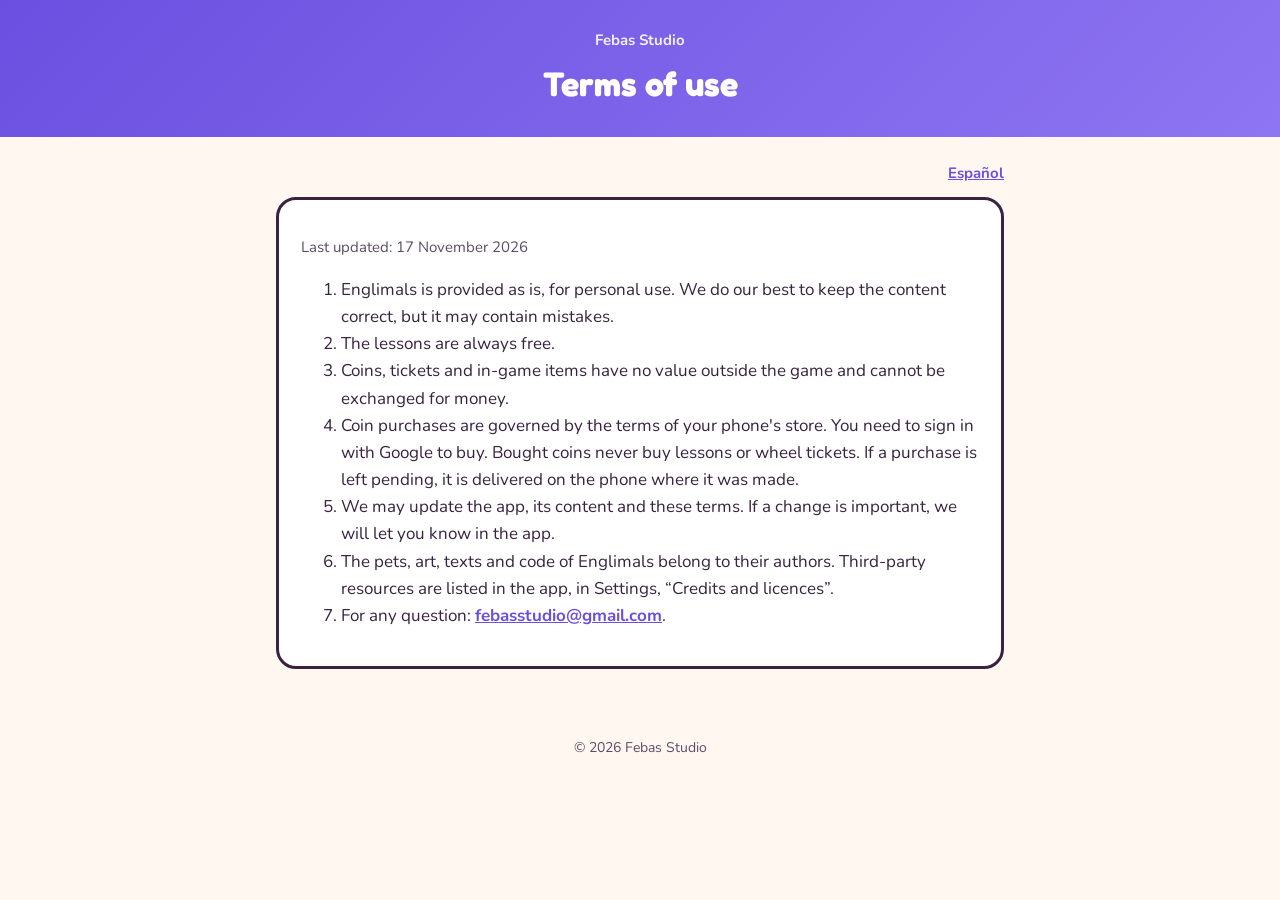
<file: englimals/en/terms.html>
<!doctype html>
<html lang="en">
<head>
<meta charset="utf-8">
<meta name="viewport" content="width=device-width, initial-scale=1">
<title>Terms of use · Englimals</title>
<link rel="preconnect" href="https://fonts.googleapis.com">
<link rel="stylesheet" href="https://fonts.googleapis.com/css2?family=Fredoka:wght@600&family=Nunito:wght@400;700&display=swap">
<link rel="stylesheet" href="../../estilo.css">
</head>
<body>
<header>
<a class="estudio" href="../../index.html">Febas Studio</a>

<h1>Terms of use</h1>
</header>
<main>
<p class="idioma"><a href="../terminos.html">Español</a></p>
<div class="tarjeta">
<p class="fecha">Last updated: 17 November 2026</p>
<ol>
<li>Englimals is provided as is, for personal use. We do our best to keep the content correct, but it may contain mistakes.</li>
<li>The lessons are always free.</li>
<li>Coins, tickets and in-game items have no value outside the game and cannot be exchanged for money.</li>
<li>Coin purchases are governed by the terms of your phone's store. You need to sign in with Google to buy. Bought coins never buy lessons or wheel tickets. If a purchase is left pending, it is delivered on the phone where it was made.</li>
<li>We may update the app, its content and these terms. If a change is important, we will let you know in the app.</li>
<li>The pets, art, texts and code of Englimals belong to their authors. Third-party resources are listed in the app, in Settings, “Credits and licences”.</li>
<li>For any question: <a href="mailto:febasstudio@gmail.com">febasstudio@gmail.com</a>.</li>
</ol>
</div>
</main>
<footer>© 2026 Febas Studio</footer>
</body>
</html>
</file>
<file: estilo.css>
:root {
  --morado: #6B4FE0;
  --morado-claro: #8E75F2;
  --tinta: #3A2340;
  --tinta-suave: #5E4B66;
  --fondo: #FFF7F0;
  --tarjeta: #FFFFFF;
  --borde: #3A2340;
}
@media (prefers-color-scheme: dark) {
  :root {
    --tinta: #F3ECFF;
    --tinta-suave: #CBBFE0;
    --fondo: #1D1626;
    --tarjeta: #2A2135;
    --borde: #B9A8E8;
  }
}
* { box-sizing: border-box; }
body {
  margin: 0;
  background: var(--fondo);
  color: var(--tinta);
  font: 17px/1.6 "Nunito", system-ui, -apple-system, "Segoe UI", sans-serif;
}
header {
  background: linear-gradient(135deg, var(--morado), var(--morado-claro));
  color: #fff;
  padding: 28px 16px 32px;
  text-align: center;
}
header a { color: #fff; text-decoration: none; }
header .estudio { display: block; font-size: 15px; opacity: .9; margin-bottom: 12px; }
h1, h2, h3 { font-family: "Fredoka", "Nunito", system-ui, sans-serif; line-height: 1.2; }
header h1 { margin: 8px 0 0; font-size: 34px; }
main { max-width: 760px; margin: 0 auto; padding: 24px 16px 48px; }
.tarjeta {
  background: var(--tarjeta);
  border: 3px solid var(--borde);
  border-radius: 20px;
  padding: 20px 22px;
  margin: 0 0 20px;
}
h2 { font-size: 24px; margin: 28px 0 8px; }
.tarjeta h2:first-child { margin-top: 0; }
a { color: var(--morado); font-weight: 700; }
@media (prefers-color-scheme: dark) { a { color: #B9A8E8; } }
.fecha, .idioma { color: var(--tinta-suave); font-size: 15px; }
.idioma { text-align: right; margin: 0 0 12px; }
ul.enlaces { list-style: none; padding: 0; margin: 0; }
ul.enlaces li { margin: 10px 0; }
img.icono { width: 96px; height: 96px; border-radius: 22px; border: 3px solid #fff; }
footer { text-align: center; color: var(--tinta-suave); font-size: 14px; padding: 0 16px 32px; }
table { border-collapse: collapse; width: 100%; font-size: 15px; }
th, td { text-align: left; padding: 8px; border-bottom: 1px solid var(--tinta-suave); vertical-align: top; }
</file>
